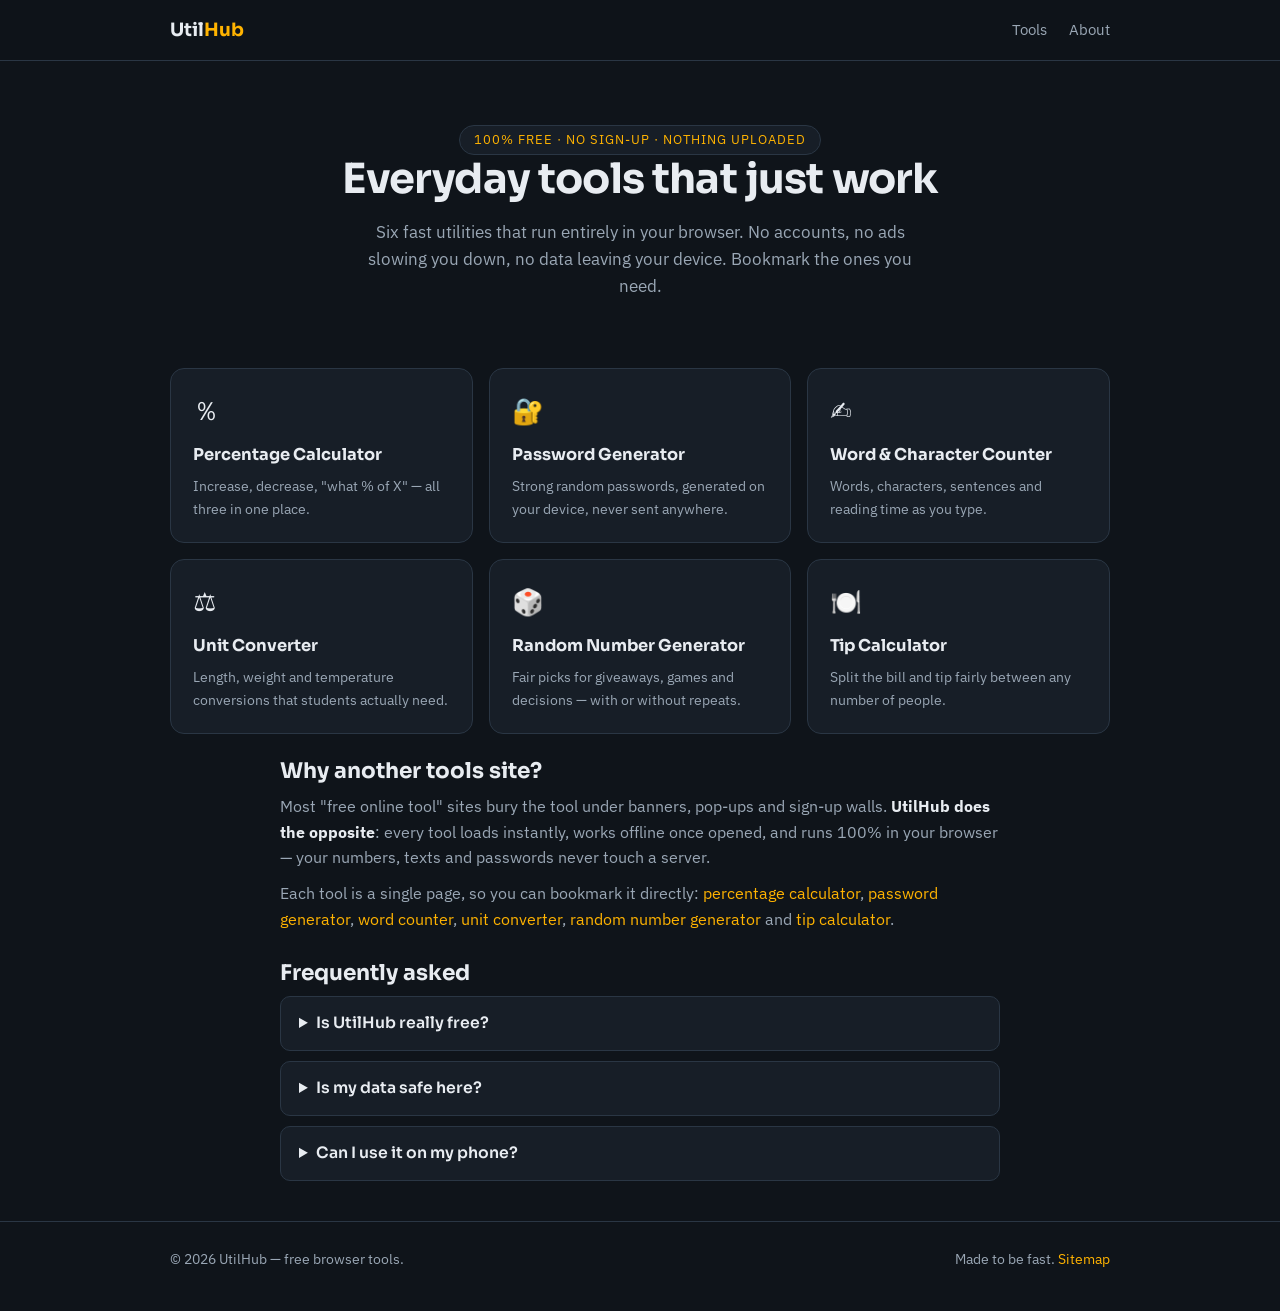
<file: index.html>
<!DOCTYPE html>
<html lang="en">
<head>
<meta charset="UTF-8">
<meta name="viewport" content="width=device-width, initial-scale=1.0">
<title>UtilHub — Free Online Tools You'll Use Every Day</title>
<meta name="description" content="Free, fast, private online tools: percentage calculator, strong password generator, word counter, unit converter, random numbers and tip calculator. No sign-up, works offline in your browser.">
<meta property="og:title" content="UtilHub — Free Online Tools You'll Use Every Day">
<meta property="og:description" content="Six fast, free, private browser tools: percentages, passwords, word counts, units, random numbers and tips.">
<link rel="icon" href="data:image/svg+xml,%3Csvg xmlns='http://www.w3.org/2000/svg' viewBox='0 0 100 100'%3E%3Crect width='100' height='100' rx='22' fill='%23ffb300'/%3E%3Ctext x='50' y='68' font-size='52' text-anchor='middle' font-family='Arial' font-weight='bold' fill='%231a1200'%3EU%3C/text%3E%3C/svg%3E">
<link rel="preconnect" href="https://fonts.googleapis.com">
<link rel="preconnect" href="https://fonts.gstatic.com" crossorigin>
<link href="https://fonts.googleapis.com/css2?family=Sora:wght@600;700&family=IBM+Plex+Sans:wght@400;600&display=swap" rel="stylesheet">
<link rel="stylesheet" href="styles.css">
<link rel="canonical" href="https://zacariasfaray-dev.github.io/farayzin-utilhub/">
</head>
<body>
<header class="site">
  <div class="wrap">
    <a class="logo" href="index.html">Util<span>Hub</span></a>
    <nav class="top">
      <a href="#tools">Tools</a>
      <a href="#about">About</a>
    </nav>
  </div>
</header>

<main>
<section class="hero">
  <span class="pill">100% free · no sign-up · nothing uploaded</span>
  <h1>Everyday tools that just work</h1>
  <p class="sub">Six fast utilities that run entirely in your browser. No accounts, no ads slowing you down, no data leaving your device. Bookmark the ones you need.</p>
</section>

<section id="tools" class="wrap">
  <div class="grid">
    <a class="card reveal" href="percentage-calculator.html"><span class="ico">％</span><strong>Percentage Calculator</strong><p>Increase, decrease, "what % of X" — all three in one place.</p></a>
    <a class="card reveal" href="password-generator.html"><span class="ico">🔐</span><strong>Password Generator</strong><p>Strong random passwords, generated on your device, never sent anywhere.</p></a>
    <a class="card reveal" href="word-counter.html"><span class="ico">✍️</span><strong>Word &amp; Character Counter</strong><p>Words, characters, sentences and reading time as you type.</p></a>
    <a class="card reveal" href="unit-converter.html"><span class="ico">⚖️</span><strong>Unit Converter</strong><p>Length, weight and temperature conversions that students actually need.</p></a>
    <a class="card reveal" href="random-number-generator.html"><span class="ico">🎲</span><strong>Random Number Generator</strong><p>Fair picks for giveaways, games and decisions — with or without repeats.</p></a>
    <a class="card reveal" href="tip-calculator.html"><span class="ico">🍽️</span><strong>Tip Calculator</strong><p>Split the bill and tip fairly between any number of people.</p></a>
  </div>
</section>

<section id="about" class="wrap prose">
  <h2>Why another tools site?</h2>
  <p>Most "free online tool" sites bury the tool under banners, pop-ups and sign-up walls. <strong>UtilHub does the opposite</strong>: every tool loads instantly, works offline once opened, and runs 100% in your browser — your numbers, texts and passwords never touch a server.</p>
  <p>Each tool is a single page, so you can bookmark it directly: <a href="percentage-calculator.html">percentage calculator</a>, <a href="password-generator.html">password generator</a>, <a href="word-counter.html">word counter</a>, <a href="unit-converter.html">unit converter</a>, <a href="random-number-generator.html">random number generator</a> and <a href="tip-calculator.html">tip calculator</a>.</p>
</section>

<section class="wrap faq">
  <h2>Frequently asked</h2>
  <details><summary>Is UtilHub really free?</summary><p>Yes. Every tool on the site is free to use, with no account and no limits.</p></details>
  <details><summary>Is my data safe here?</summary><p>Everything runs locally in your browser. Nothing you type is uploaded, stored or transmitted — you can even disconnect your internet after the page loads and the tools keep working.</p></details>
  <details><summary>Can I use it on my phone?</summary><p>Yes — the site is built mobile-first and every tool works with touch keyboards.</p></details>
</section>
</main>

<footer class="site">
  <div class="wrap">
    <span>© <span id="ano"></span> UtilHub — free browser tools.</span>
    <span>Made to be fast. <a href="sitemap.xml">Sitemap</a></span>
  </div>
</footer>
<script src="script.js"></script>
</body>
</html>
</file>
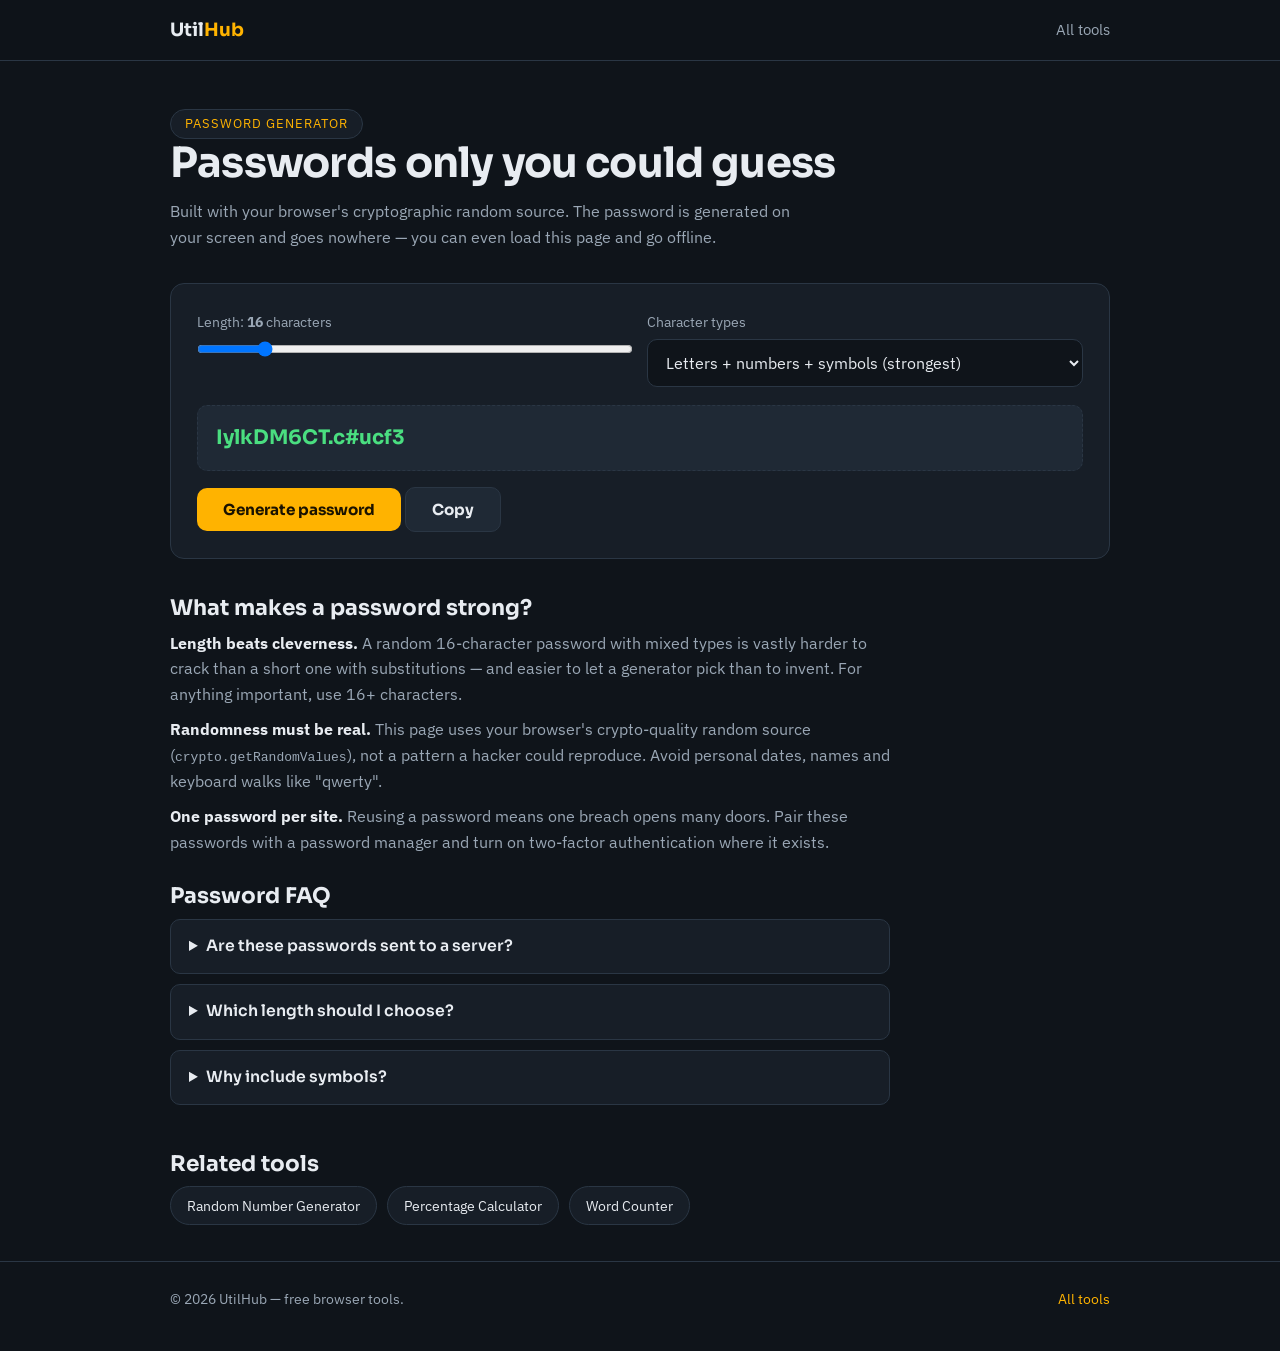
<file: password-generator.html>
<!DOCTYPE html>
<html lang="en">
<head>
<meta charset="UTF-8">
<meta name="viewport" content="width=device-width, initial-scale=1.0">
<title>Password Generator — Strong Random Passwords | UtilHub</title>
<meta name="description" content="Generate strong random passwords in your browser. Choose length, symbols, numbers and case. Nothing is sent or stored — it works even offline.">
<link rel="icon" href="data:image/svg+xml,%3Csvg xmlns='http://www.w3.org/2000/svg' viewBox='0 0 100 100'%3E%3Crect width='100' height='100' rx='22' fill='%23ffb300'/%3E%3Ctext x='50' y='68' font-size='46' text-anchor='middle' font-family='Arial' font-weight='bold' fill='%231a1200'%3E%F0%9F%94%91%3C/text%3E%3C/svg%3E">
<link rel="preconnect" href="https://fonts.googleapis.com">
<link rel="preconnect" href="https://fonts.gstatic.com" crossorigin>
<link href="https://fonts.googleapis.com/css2?family=Sora:wght@600;700&family=IBM+Plex+Sans:wght@400;600&display=swap" rel="stylesheet">
<link rel="stylesheet" href="styles.css">
<link rel="canonical" href="https://zacariasfaray-dev.github.io/farayzin-utilhub/password-generator.html">
</head>
<body>
<header class="site"><div class="wrap"><a class="logo" href="index.html">Util<span>Hub</span></a><nav class="top"><a href="index.html#tools">All tools</a></nav></div></header>

<main class="wrap">
<section class="tool-head">
  <span class="pill">Password Generator</span>
  <h1>Passwords only you could guess</h1>
  <p class="lead">Built with your browser's cryptographic random source. The password is generated on your screen and goes nowhere — you can even load this page and go offline.</p>
</section>

<section class="panel">
  <div class="row2">
    <div>
      <label for="len">Length: <strong id="lenVal">16</strong> characters</label>
      <input id="len" type="range" min="8" max="64" value="16" style="padding:0;border:0;background:none">
    </div>
    <div>
      <label for="sym">Character types</label>
      <select id="sym">
        <option value="full">Letters + numbers + symbols (strongest)</option>
        <option value="alnum">Letters + numbers</option>
        <option value="letters">Letters only</option>
        <option value="digits">Digits only (PIN)</option>
      </select>
    </div>
  </div>
  <div class="result" id="out" aria-live="polite">click generate</div>
  <button class="btn" id="gen">Generate password</button>
  <button class="btn" id="copy" style="background:var(--surface-2);color:var(--text);border:1px solid var(--line)">Copy</button>
</section>

<section class="prose">
  <h2>What makes a password strong?</h2>
  <p><strong>Length beats cleverness.</strong> A random 16-character password with mixed types is vastly harder to crack than a short one with substitutions — and easier to let a generator pick than to invent. For anything important, use 16+ characters.</p>
  <p><strong>Randomness must be real.</strong> This page uses your browser's crypto-quality random source (<code>crypto.getRandomValues</code>), not a pattern a hacker could reproduce. Avoid personal dates, names and keyboard walks like "qwerty".</p>
  <p><strong>One password per site.</strong> Reusing a password means one breach opens many doors. Pair these passwords with a password manager and turn on two-factor authentication where it exists.</p>
</section>

<section class="faq">
  <h2>Password FAQ</h2>
  <details><summary>Are these passwords sent to a server?</summary><p>No. Generation happens entirely in your browser using the Web Crypto API. Nothing is transmitted, logged or stored — you can verify by loading the page and disconnecting from the internet.</p></details>
  <details><summary>Which length should I choose?</summary><p>16 is a solid default for accounts; 20+ for passwords you rarely type, like a Wi-Fi passphrase or encryption key. Longer is always safer when allowed.</p></details>
  <details><summary>Why include symbols?</summary><p>Symbols expand the character space, which multiplies the number of possible passwords an attacker must try. Use them whenever a site accepts them.</p></details>
</section>

<section class="related">
  <h2>Related tools</h2>
  <ul>
    <li><a href="random-number-generator.html">Random Number Generator</a></li>
    <li><a href="percentage-calculator.html">Percentage Calculator</a></li>
    <li><a href="word-counter.html">Word Counter</a></li>
  </ul>
</section>
</main>

<footer class="site"><div class="wrap"><span>© <span id="ano"></span> UtilHub — free browser tools.</span><span><a href="index.html">All tools</a></span></div></footer>
<script src="script.js"></script>
<script>
(function () {
  var SETS = {
    full: "abcdefghijklmnopqrstuvwxyzABCDEFGHIJKLMNOPQRSTUVWXYZ0123456789!@#$%^&*()-_=+[]{};:,.?",
    alnum: "abcdefghijklmnopqrstuvwxyzABCDEFGHIJKLMNOPQRSTUVWXYZ0123456789",
    letters: "abcdefghijklmnopqrstuvwxyzABCDEFGHIJKLMNOPQRSTUVWXYZ",
    digits: "0123456789"
  };
  var len = document.getElementById("len"), lenVal = document.getElementById("lenVal"),
      sym = document.getElementById("sym"), out = document.getElementById("out");
  len.addEventListener("input", function () { lenVal.textContent = len.value; });
  function generate() {
    var set = SETS[sym.value], n = +len.value, s = "";
    var buf = new Uint32Array(n);
    crypto.getRandomValues(buf);
    for (var i = 0; i < n; i++) s += set[buf[i] % set.length];
    out.textContent = s;
  }
  document.getElementById("gen").addEventListener("click", generate);
  document.getElementById("copy").addEventListener("click", function () {
    if (out.textContent && out.textContent !== "click generate") {
      var self = this;
      navigator.clipboard.writeText(out.textContent).then(function () {
        self.textContent = "Copied!";
        setTimeout(function () { self.textContent = "Copy"; }, 1500);
      });
    }
  });
  generate();
})();
</script>
</body>
</html>
</file>
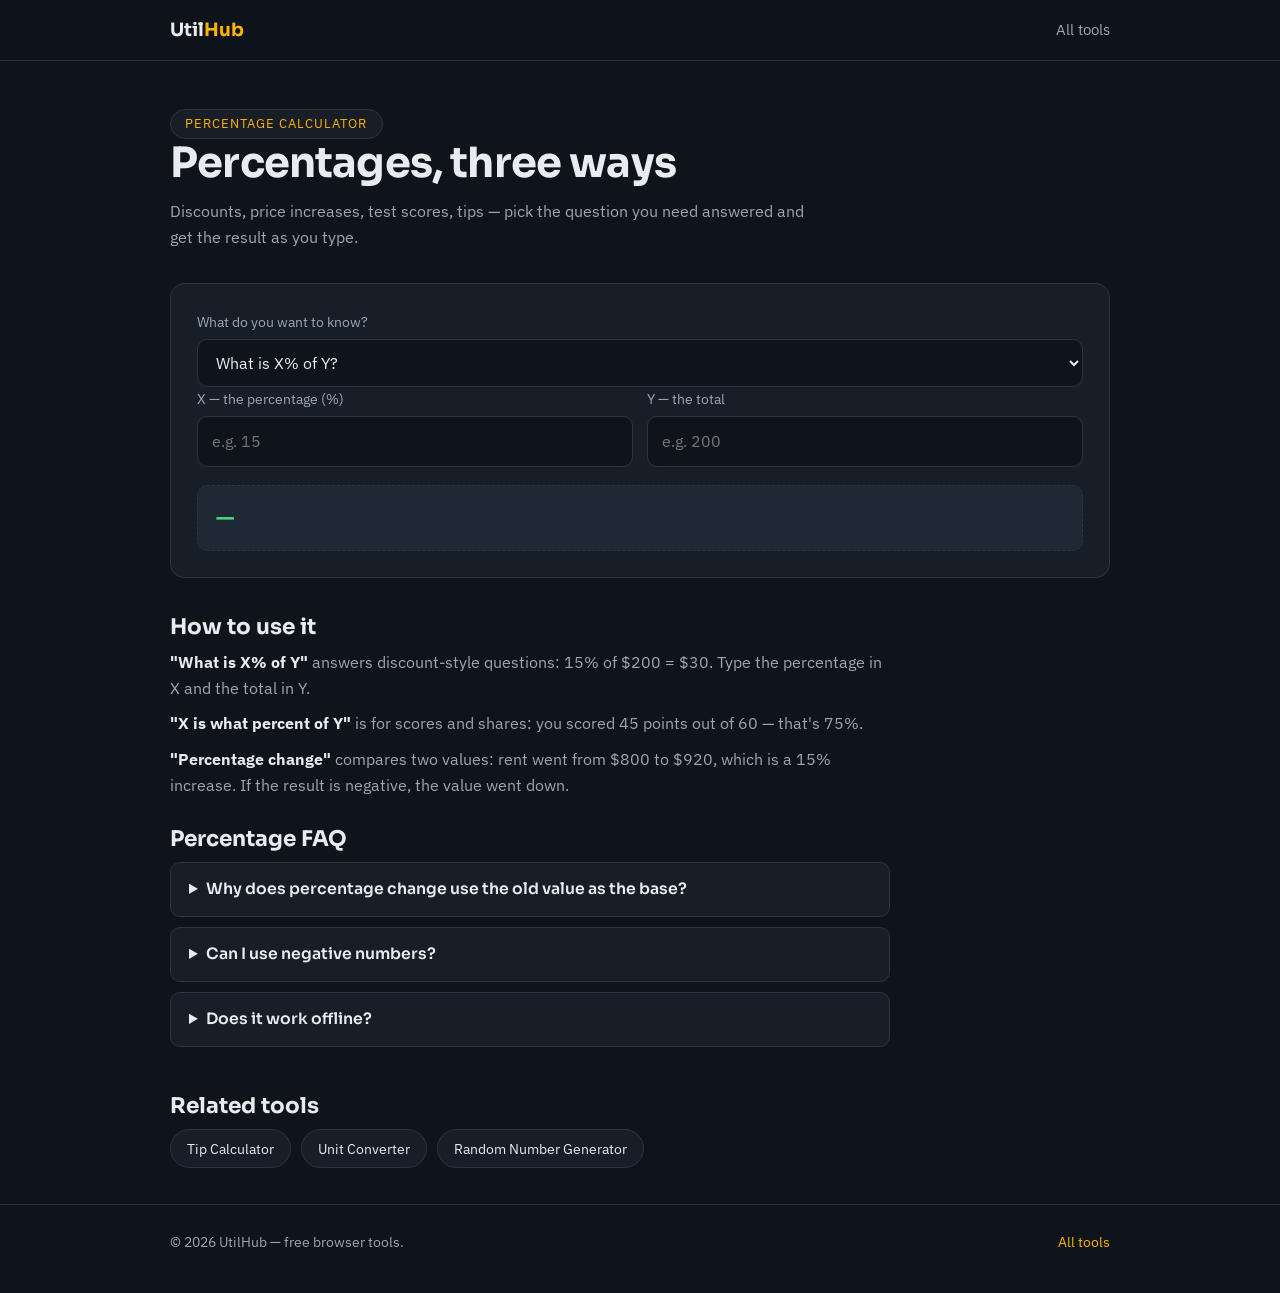
<file: percentage-calculator.html>
<!DOCTYPE html>
<html lang="en">
<head>
<meta charset="UTF-8">
<meta name="viewport" content="width=device-width, initial-scale=1.0">
<title>Percentage Calculator — Increase, Decrease &amp; "What % Of" | UtilHub</title>
<meta name="description" content="Free percentage calculator: find X% of a number, what percent X is of Y, and percentage increase or decrease between two numbers. Instant, private, no sign-up.">
<link rel="icon" href="data:image/svg+xml,%3Csvg xmlns='http://www.w3.org/2000/svg' viewBox='0 0 100 100'%3E%3Crect width='100' height='100' rx='22' fill='%23ffb300'/%3E%3Ctext x='50' y='68' font-size='52' text-anchor='middle' font-family='Arial' font-weight='bold' fill='%231a1200'%3E%25%3C/text%3E%3C/svg%3E">
<link rel="preconnect" href="https://fonts.googleapis.com">
<link rel="preconnect" href="https://fonts.gstatic.com" crossorigin>
<link href="https://fonts.googleapis.com/css2?family=Sora:wght@600;700&family=IBM+Plex+Sans:wght@400;600&display=swap" rel="stylesheet">
<link rel="stylesheet" href="styles.css">
<link rel="canonical" href="https://zacariasfaray-dev.github.io/farayzin-utilhub/percentage-calculator.html">
</head>
<body>
<header class="site"><div class="wrap"><a class="logo" href="index.html">Util<span>Hub</span></a><nav class="top"><a href="index.html#tools">All tools</a></nav></div></header>

<main class="wrap">
<section class="tool-head">
  <span class="pill">Percentage Calculator</span>
  <h1>Percentages, three ways</h1>
  <p class="lead">Discounts, price increases, test scores, tips — pick the question you need answered and get the result as you type.</p>
</section>

<section class="panel">
  <label for="mode">What do you want to know?</label>
  <select id="mode">
    <option value="of">What is X% of Y?</option>
    <option value="iswhat">X is what percent of Y?</option>
    <option value="change">Percentage change from X to Y</option>
  </select>
  <div class="row2">
    <div><label for="a" id="lblA">X (% value)</label><input id="a" type="number" inputmode="decimal" placeholder="e.g. 15"></div>
    <div><label for="b" id="lblB">Y (the number)</label><input id="b" type="number" inputmode="decimal" placeholder="e.g. 200"></div>
  </div>
  <div class="result" id="out" aria-live="polite">—</div>
</section>

<section class="prose">
  <h2>How to use it</h2>
  <p><strong>"What is X% of Y"</strong> answers discount-style questions: 15% of $200 = $30. Type the percentage in X and the total in Y.</p>
  <p><strong>"X is what percent of Y"</strong> is for scores and shares: you scored 45 points out of 60 — that's 75%.</p>
  <p><strong>"Percentage change"</strong> compares two values: rent went from $800 to $920, which is a 15% increase. If the result is negative, the value went down.</p>
</section>

<section class="faq">
  <h2>Percentage FAQ</h2>
  <details><summary>Why does percentage change use the old value as the base?</summary><p>Because change is always relative to where you started. Going from 800 to 920 is +120 on a base of 800 (15%), not on 920 (13%) — using the starting value keeps increases and decreases symmetric.</p></details>
  <details><summary>Can I use negative numbers?</summary><p>Yes. A negative in the change mode means the value dropped; a negative percentage in "what is X% of Y" gives a negative result, which is usually not what you want — double-check the sign.</p></details>
  <details><summary>Does it work offline?</summary><p>Yes. Once the page has loaded, the calculation happens entirely on your device.</p></details>
</section>

<section class="related">
  <h2>Related tools</h2>
  <ul>
    <li><a href="tip-calculator.html">Tip Calculator</a></li>
    <li><a href="unit-converter.html">Unit Converter</a></li>
    <li><a href="random-number-generator.html">Random Number Generator</a></li>
  </ul>
</section>
</main>

<footer class="site"><div class="wrap"><span>© <span id="ano"></span> UtilHub — free browser tools.</span><span><a href="index.html">All tools</a></span></div></footer>
<script src="script.js"></script>
<script>
(function () {
  var mode = document.getElementById("mode"),
      a = document.getElementById("a"), b = document.getElementById("b"),
      la = document.getElementById("lblA"), lb = document.getElementById("lblB"),
      out = document.getElementById("out");
  function labels() {
    var m = mode.value;
    if (m === "of") { la.textContent = "X — the percentage (%)"; lb.textContent = "Y — the total"; }
    else if (m === "iswhat") { la.textContent = "X — the part"; lb.textContent = "Y — the total"; }
    else { la.textContent = "X — old value"; lb.textContent = "Y — new value"; }
  }
  function calc() {
    var x = parseFloat(a.value), y = parseFloat(b.value);
    if (isNaN(x) || isNaN(y)) { out.textContent = "—"; return; }
    if (mode.value === "of") out.textContent = (x / 100 * y).toLocaleString("en-US", { maximumFractionDigits: 4 });
    else if (mode.value === "iswhat") out.textContent = y === 0 ? "cannot divide by 0" : (x / y * 100).toLocaleString("en-US", { maximumFractionDigits: 2 }) + "%";
    else out.textContent = x === 0 ? "old value cannot be 0" : ((y - x) / Math.abs(x) * 100).toLocaleString("en-US", { maximumFractionDigits: 2 }) + "%";
  }
  mode.addEventListener("change", function () { labels(); calc(); });
  [a, b].forEach(function (el) { el.addEventListener("input", calc); });
  labels();
})();
</script>
</body>
</html>
</file>
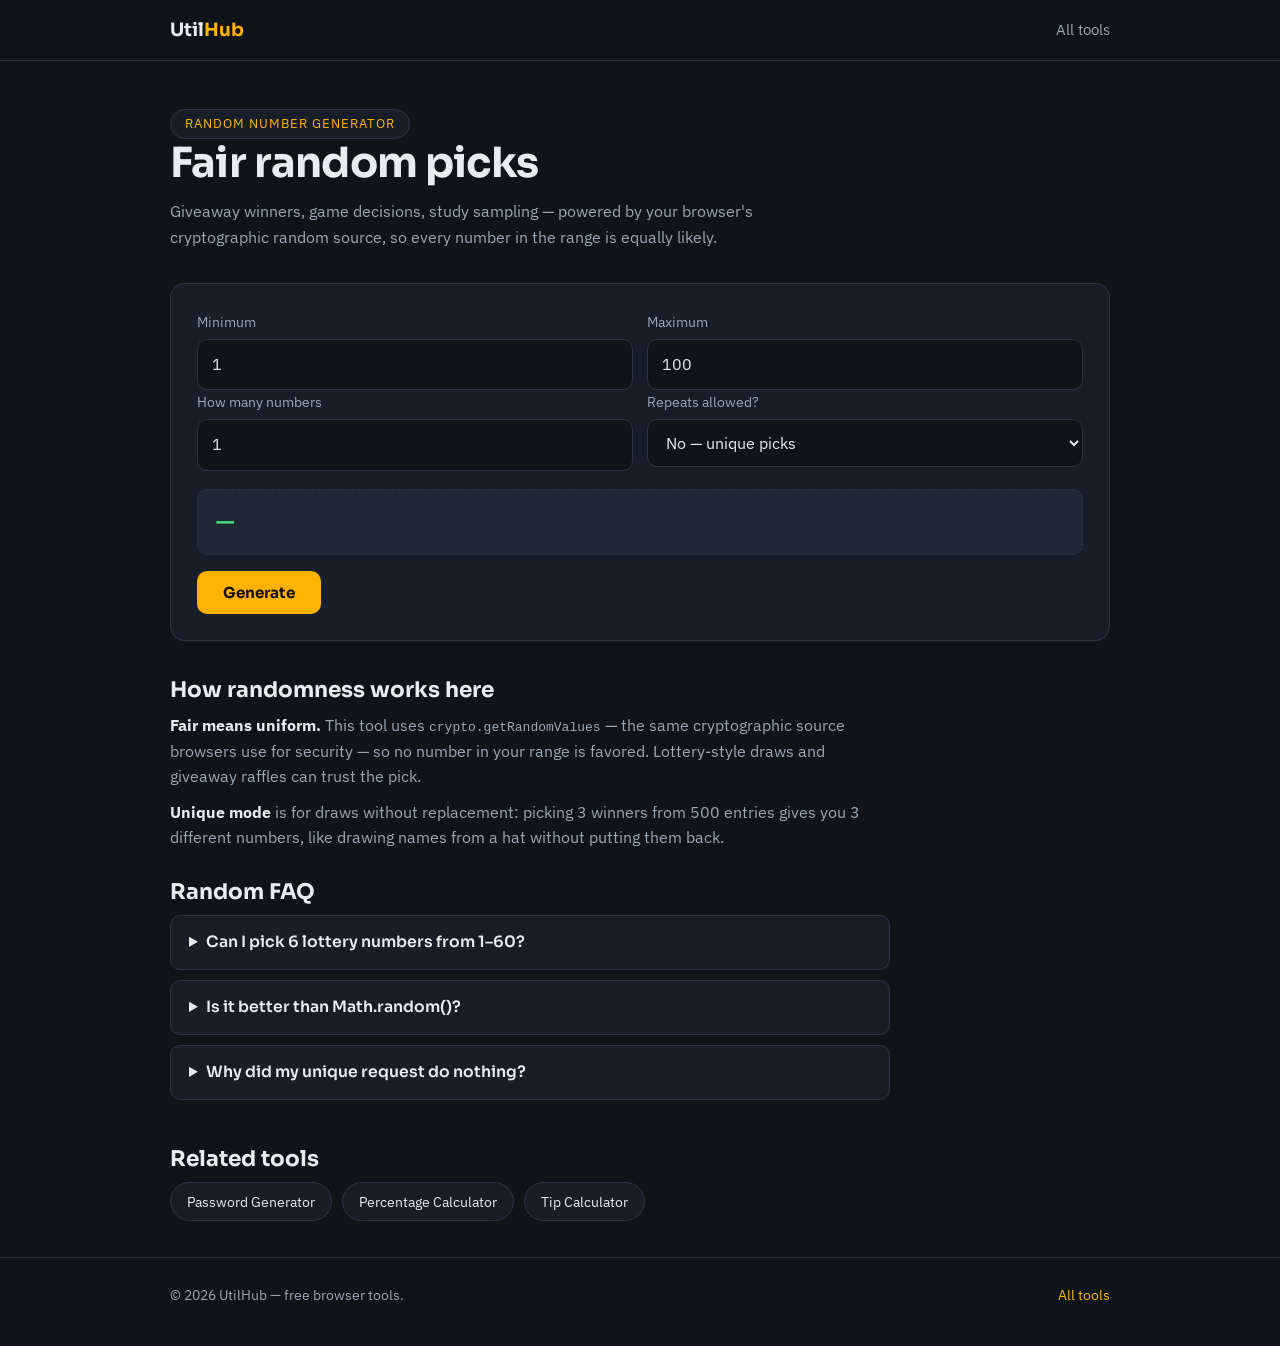
<file: random-number-generator.html>
<!DOCTYPE html>
<html lang="en">
<head>
<meta charset="UTF-8">
<meta name="viewport" content="width=device-width, initial-scale=1.0">
<title>Random Number Generator — Fair Picks For Giveaways &amp; Games | UtilHub</title>
<meta name="description" content="Generate random numbers in any range — one or many, with or without repeats. Cryptographically fair picks for giveaways, games and classroom use.">
<link rel="icon" href="data:image/svg+xml,%3Csvg xmlns='http://www.w3.org/2000/svg' viewBox='0 0 100 100'%3E%3Crect width='100' height='100' rx='22' fill='%23ffb300'/%3E%3Ctext x='50' y='66' font-size='50' text-anchor='middle' font-family='Arial' font-weight='bold' fill='%231a1200'%3E%F0%9F%8E%B2%3C/text%3E%3C/svg%3E">
<link rel="preconnect" href="https://fonts.googleapis.com">
<link rel="preconnect" href="https://fonts.gstatic.com" crossorigin>
<link href="https://fonts.googleapis.com/css2?family=Sora:wght@600;700&family=IBM+Plex+Sans:wght@400;600&display=swap" rel="stylesheet">
<link rel="stylesheet" href="styles.css">
<link rel="canonical" href="https://zacariasfaray-dev.github.io/farayzin-utilhub/random-number-generator.html">
</head>
<body>
<header class="site"><div class="wrap"><a class="logo" href="index.html">Util<span>Hub</span></a><nav class="top"><a href="index.html#tools">All tools</a></nav></div></header>

<main class="wrap">
<section class="tool-head">
  <span class="pill">Random Number Generator</span>
  <h1>Fair random picks</h1>
  <p class="lead">Giveaway winners, game decisions, study sampling — powered by your browser's cryptographic random source, so every number in the range is equally likely.</p>
</section>

<section class="panel">
  <div class="row2">
    <div><label for="min">Minimum</label><input id="min" type="number" value="1"></div>
    <div><label for="max">Maximum</label><input id="max" type="number" value="100"></div>
  </div>
  <div class="row2">
    <div><label for="qty">How many numbers</label><input id="qty" type="number" value="1" min="1" max="1000"></div>
    <div><label for="uniq">Repeats allowed?</label><select id="uniq"><option value="no">No — unique picks</option><option value="yes">Yes</option></select></div>
  </div>
  <div class="result" id="out" aria-live="polite">—</div>
  <button class="btn" id="go">Generate</button>
</section>

<section class="prose">
  <h2>How randomness works here</h2>
  <p><strong>Fair means uniform.</strong> This tool uses <code>crypto.getRandomValues</code> — the same cryptographic source browsers use for security — so no number in your range is favored. Lottery-style draws and giveaway raffles can trust the pick.</p>
  <p><strong>Unique mode</strong> is for draws without replacement: picking 3 winners from 500 entries gives you 3 different numbers, like drawing names from a hat without putting them back.</p>
</section>

<section class="faq">
  <h2>Random FAQ</h2>
  <details><summary>Can I pick 6 lottery numbers from 1–60?</summary><p>Yes — set minimum 1, maximum 60, quantity 6, and "unique picks" on. Note that official lottery entries still need a real ticket; this is for games, simulations and classroom stats.</p></details>
  <details><summary>Is it better than Math.random()?</summary><p>Math.random is fine for casual use but its quality isn't guaranteed. The cryptographic source used here has no known bias, which matters when the pick must be defensible.</p></details>
  <details><summary>Why did my unique request do nothing?</summary><p>Unique mode needs enough room: you can't draw 10 unique numbers from a range of 5. Widen the range or reduce the quantity.</p></details>
</section>

<section class="related">
  <h2>Related tools</h2>
  <ul>
    <li><a href="password-generator.html">Password Generator</a></li>
    <li><a href="percentage-calculator.html">Percentage Calculator</a></li>
    <li><a href="tip-calculator.html">Tip Calculator</a></li>
  </ul>
</section>
</main>

<footer class="site"><div class="wrap"><span>© <span id="ano"></span> UtilHub — free browser tools.</span><span><a href="index.html">All tools</a></span></div></footer>
<script src="script.js"></script>
<script>
(function () {
  var min = document.getElementById("min"), max = document.getElementById("max"),
      qty = document.getElementById("qty"), uniq = document.getElementById("uniq"),
      out = document.getElementById("out");
  function rand(n) { var b = new Uint32Array(1); crypto.getRandomValues(b); return b[0] % n; }
  document.getElementById("go").addEventListener("click", function () {
    var lo = Math.ceil(+min.value), hi = Math.floor(+max.value), q = Math.max(1, Math.floor(+qty.value) || 1);
    if (isNaN(lo) || isNaN(hi) || hi < lo) { out.textContent = "check min and max"; return; }
    var span = hi - lo + 1, picks = [];
    if (uniq.value === "yes") {
      if (q > span) { out.textContent = "need " + q + " unique picks but the range has only " + span; return; }
      var seen = {};
      while (picks.length < q) { var v = lo + rand(span); if (!seen[v]) { seen[v] = 1; picks.push(v); } }
    } else {
      for (var i = 0; i < q; i++) picks.push(lo + rand(span));
    }
    out.textContent = picks.join(" · ");
  });
})();
</script>
</body>
</html>
</file>
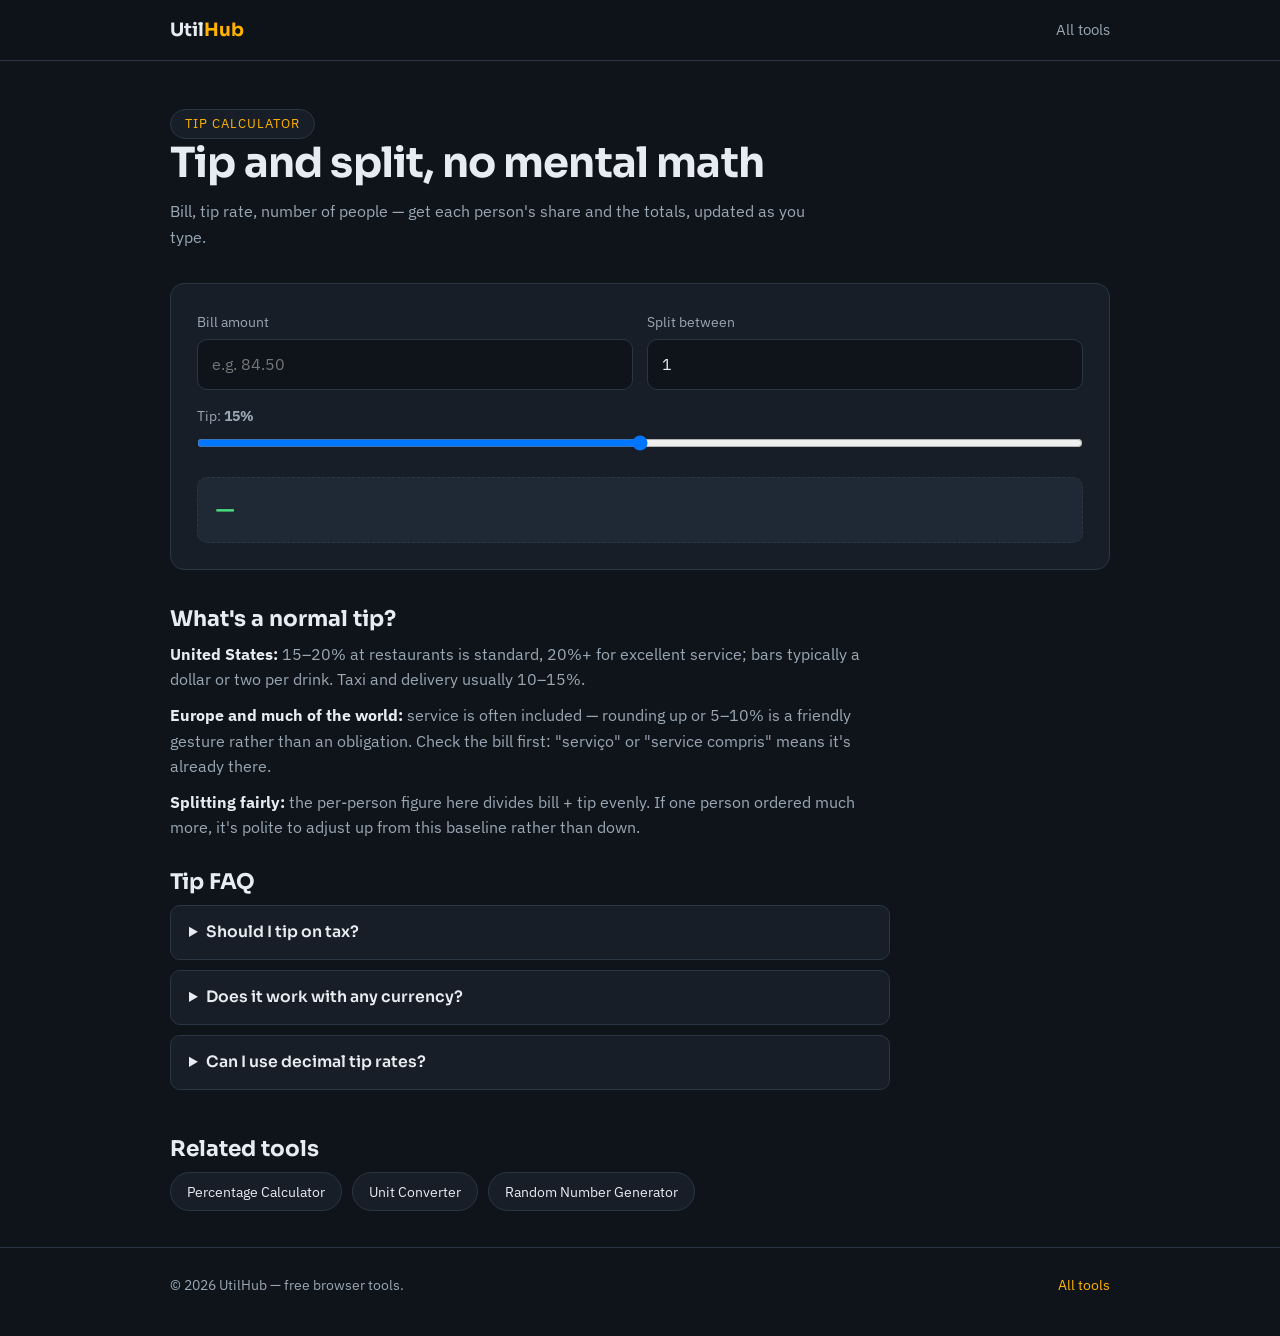
<file: tip-calculator.html>
<!DOCTYPE html>
<html lang="en">
<head>
<meta charset="UTF-8">
<meta name="viewport" content="width=device-width, initial-scale=1.0">
<title>Tip Calculator — Split Bills &amp; Tips Fairly | UtilHub</title>
<meta name="description" content="Calculate tip and split the bill between any number of people. Choose 10%, 15%, 20% or a custom rate. Instant, free, no sign-up.">
<link rel="icon" href="data:image/svg+xml,%3Csvg xmlns='http://www.w3.org/2000/svg' viewBox='0 0 100 100'%3E%3Crect width='100' height='100' rx='22' fill='%23ffb300'/%3E%3Ctext x='50' y='68' font-size='46' text-anchor='middle' font-family='Arial' font-weight='bold' fill='%231a1200'%3E%F0%9F%8D%BD%3C/text%3E%3C/svg%3E">
<link rel="preconnect" href="https://fonts.googleapis.com">
<link rel="preconnect" href="https://fonts.gstatic.com" crossorigin>
<link href="https://fonts.googleapis.com/css2?family=Sora:wght@600;700&family=IBM+Plex+Sans:wght@400;600&display=swap" rel="stylesheet">
<link rel="stylesheet" href="styles.css">
<link rel="canonical" href="https://zacariasfaray-dev.github.io/farayzin-utilhub/tip-calculator.html">
</head>
<body>
<header class="site"><div class="wrap"><a class="logo" href="index.html">Util<span>Hub</span></a><nav class="top"><a href="index.html#tools">All tools</a></nav></div></header>

<main class="wrap">
<section class="tool-head">
  <span class="pill">Tip Calculator</span>
  <h1>Tip and split, no mental math</h1>
  <p class="lead">Bill, tip rate, number of people — get each person's share and the totals, updated as you type.</p>
</section>

<section class="panel">
  <div class="row2">
    <div><label for="bill">Bill amount</label><input id="bill" type="number" inputmode="decimal" placeholder="e.g. 84.50" min="0"></div>
    <div><label for="people">Split between</label><input id="people" type="number" value="1" min="1" max="100"></div>
  </div>
  <label for="tip">Tip: <strong id="tipVal">15%</strong></label>
  <input id="tip" type="range" min="0" max="30" step="1" value="15" style="padding:0;border:0;background:none">
  <div class="result" id="out" aria-live="polite">—</div>
</section>

<section class="prose">
  <h2>What's a normal tip?</h2>
  <p><strong>United States:</strong> 15–20% at restaurants is standard, 20%+ for excellent service; bars typically a dollar or two per drink. Taxi and delivery usually 10–15%.</p>
  <p><strong>Europe and much of the world:</strong> service is often included — rounding up or 5–10% is a friendly gesture rather than an obligation. Check the bill first: "serviço" or "service compris" means it's already there.</p>
  <p><strong>Splitting fairly:</strong> the per-person figure here divides bill + tip evenly. If one person ordered much more, it's polite to adjust up from this baseline rather than down.</p>
</section>

<section class="faq">
  <h2>Tip FAQ</h2>
  <details><summary>Should I tip on tax?</summary><p>Custom in the US is to tip on the pre-tax total, though many people simply tip on the final number for convenience — a slightly generous habit, never an offensive one.</p></details>
  <details><summary>Does it work with any currency?</summary><p>Yes — the calculator is currency-agnostic. Type the amount in your local money and read the result in the same unit.</p></details>
  <details><summary>Can I use decimal tip rates?</summary><p>Yes, the slider moves in 1% steps, but this page accepts any custom rate by editing the number — precision welcome.</p></details>
</section>

<section class="related">
  <h2>Related tools</h2>
  <ul>
    <li><a href="percentage-calculator.html">Percentage Calculator</a></li>
    <li><a href="unit-converter.html">Unit Converter</a></li>
    <li><a href="random-number-generator.html">Random Number Generator</a></li>
  </ul>
</section>
</main>

<footer class="site"><div class="wrap"><span>© <span id="ano"></span> UtilHub — free browser tools.</span><span><a href="index.html">All tools</a></span></div></footer>
<script src="script.js"></script>
<script>
(function () {
  var bill = document.getElementById("bill"), people = document.getElementById("people"),
      tip = document.getElementById("tip"), tipVal = document.getElementById("tipVal"),
      out = document.getElementById("out");
  function fmt(n) { return n.toLocaleString("en-US", { minimumFractionDigits: 2, maximumFractionDigits: 2 }); }
  function calc() {
    tipVal.textContent = tip.value + "%";
    var b = parseFloat(bill.value), p = Math.max(1, Math.floor(+people.value) || 1), t = +tip.value;
    if (isNaN(b) || b < 0) { out.textContent = "—"; return; }
    var tipAmt = b * t / 100, total = b + tipAmt;
    var s = "Tip " + fmt(tipAmt) + " · Total " + fmt(total);
    if (p > 1) s += " · " + fmt(total / p) + " each (" + p + " people)";
    out.textContent = s;
  }
  [bill, people].forEach(function (el) { el.addEventListener("input", calc); });
  tip.addEventListener("input", calc);
  calc();
})();
</script>
</body>
</html>
</file>
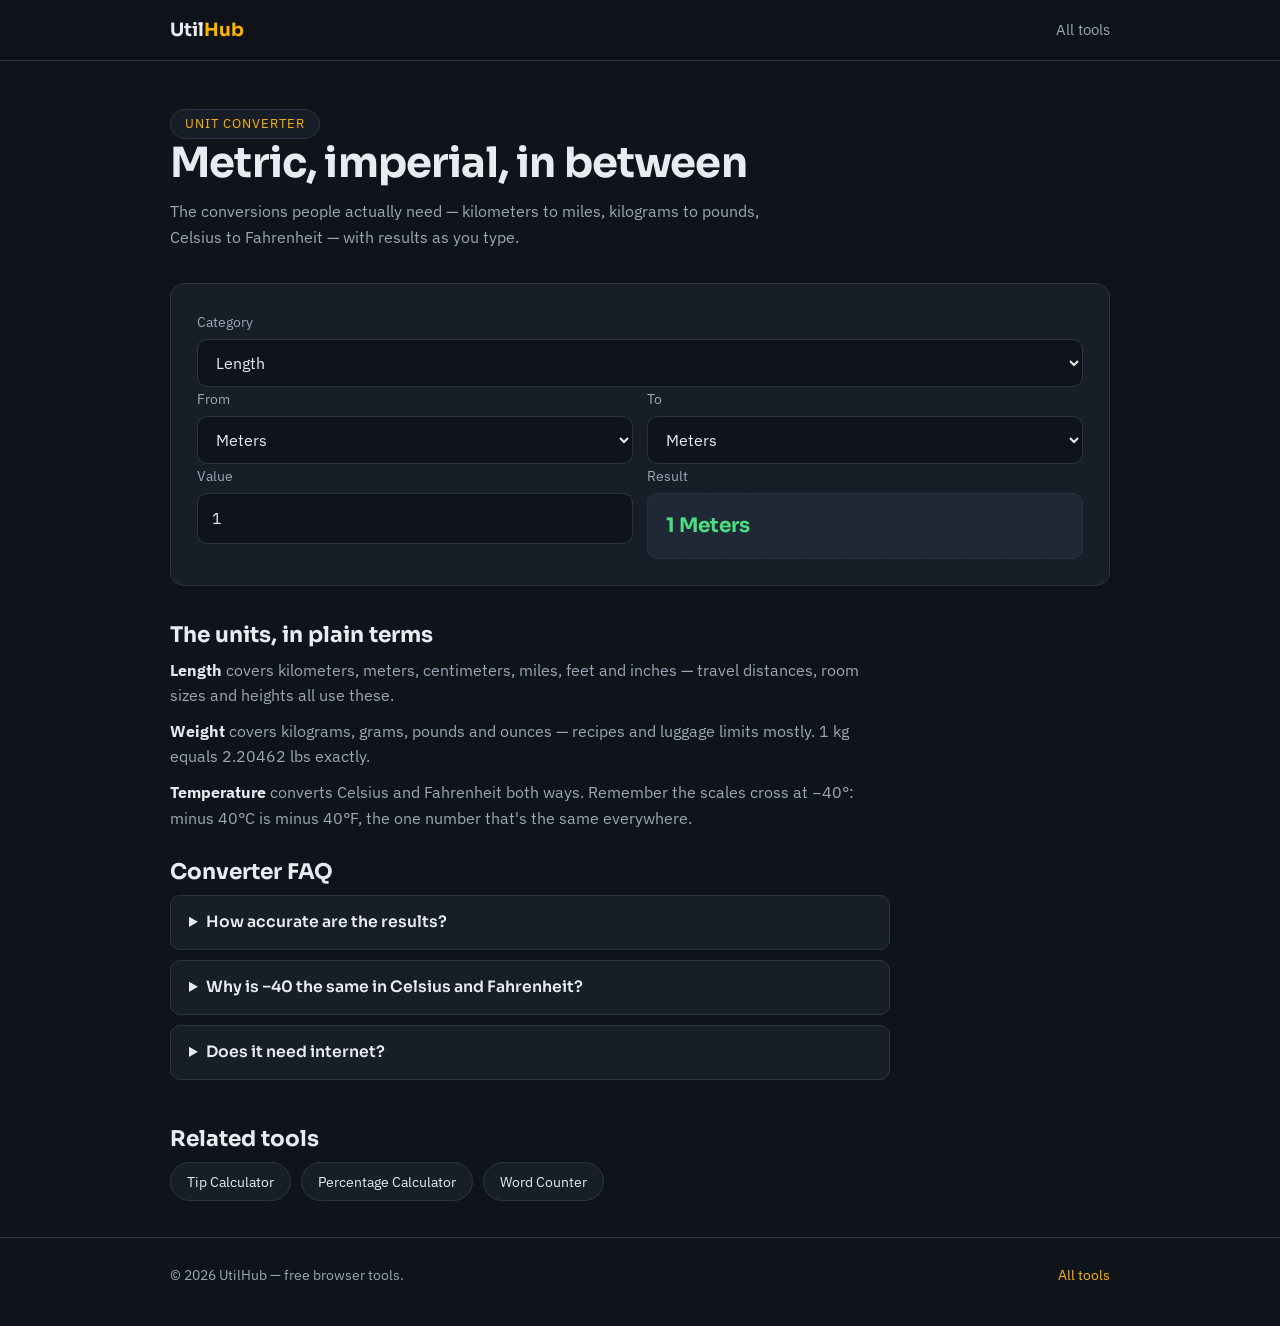
<file: unit-converter.html>
<!DOCTYPE html>
<html lang="en">
<head>
<meta charset="UTF-8">
<meta name="viewport" content="width=device-width, initial-scale=1.0">
<title>Unit Converter — Length, Weight &amp; Temperature | UtilHub</title>
<meta name="description" content="Convert length (km, miles, meters, feet), weight (kg, lbs, grams, ounces) and temperature (°C, °F) instantly. Free, accurate, works offline.">
<link rel="icon" href="data:image/svg+xml,%3Csvg xmlns='http://www.w3.org/2000/svg' viewBox='0 0 100 100'%3E%3Crect width='100' height='100' rx='22' fill='%23ffb300'/%3E%3Ctext x='50' y='68' font-size='48' text-anchor='middle' font-family='Arial' font-weight='bold' fill='%231a1200'%3E%E2%87%84%3C/text%3E%3C/svg%3E">
<link rel="preconnect" href="https://fonts.googleapis.com">
<link rel="preconnect" href="https://fonts.gstatic.com" crossorigin>
<link href="https://fonts.googleapis.com/css2?family=Sora:wght@600;700&family=IBM+Plex+Sans:wght@400;600&display=swap" rel="stylesheet">
<link rel="stylesheet" href="styles.css">
<link rel="canonical" href="https://zacariasfaray-dev.github.io/farayzin-utilhub/unit-converter.html">
</head>
<body>
<header class="site"><div class="wrap"><a class="logo" href="index.html">Util<span>Hub</span></a><nav class="top"><a href="index.html#tools">All tools</a></nav></div></header>

<main class="wrap">
<section class="tool-head">
  <span class="pill">Unit Converter</span>
  <h1>Metric, imperial, in between</h1>
  <p class="lead">The conversions people actually need — kilometers to miles, kilograms to pounds, Celsius to Fahrenheit — with results as you type.</p>
</section>

<section class="panel">
  <label for="cat">Category</label>
  <select id="cat">
    <option value="length">Length</option>
    <option value="weight">Weight</option>
    <option value="temp">Temperature</option>
  </select>
  <div class="row2">
    <div><label for="from">From</label><select id="from"></select></div>
    <div><label for="to">To</label><select id="to"></select></div>
  </div>
  <div class="row2">
    <div><label for="val">Value</label><input id="val" type="number" inputmode="decimal" value="1"></div>
    <div><label>Result</label><div class="result" id="out" style="margin-top:0" aria-live="polite">—</div></div>
  </div>
</section>

<section class="prose">
  <h2>The units, in plain terms</h2>
  <p><strong>Length</strong> covers kilometers, meters, centimeters, miles, feet and inches — travel distances, room sizes and heights all use these.</p>
  <p><strong>Weight</strong> covers kilograms, grams, pounds and ounces — recipes and luggage limits mostly. 1 kg equals 2.20462 lbs exactly.</p>
  <p><strong>Temperature</strong> converts Celsius and Fahrenheit both ways. Remember the scales cross at −40°: minus 40°C is minus 40°F, the one number that's the same everywhere.</p>
</section>

<section class="faq">
  <h2>Converter FAQ</h2>
  <details><summary>How accurate are the results?</summary><p>Factors are exact by definition where possible (1 inch = 25.4 mm, 1 lb = 0.45359237 kg) and results show up to 6 significant digits — far beyond daily-life needs.</p></details>
  <details><summary>Why is −40 the same in Celsius and Fahrenheit?</summary><p>Because the two scales use different zero points and step sizes; −40 is where their lines cross. Below that, Fahrenheit reads colder; above, Celsius eventually catches up at the crossing point only.</p></details>
  <details><summary>Does it need internet?</summary><p>No — after the page loads, all conversion math runs locally on your device.</p></details>
</section>

<section class="related">
  <h2>Related tools</h2>
  <ul>
    <li><a href="tip-calculator.html">Tip Calculator</a></li>
    <li><a href="percentage-calculator.html">Percentage Calculator</a></li>
    <li><a href="word-counter.html">Word Counter</a></li>
  </ul>
</section>
</main>

<footer class="site"><div class="wrap"><span>© <span id="ano"></span> UtilHub — free browser tools.</span><span><a href="index.html">All tools</a></span></div></footer>
<script src="script.js"></script>
<script>
(function () {
  var U = {
    length: { m: ["Meters", 1], km: ["Kilometers", 1000], cm: ["Centimeters", 0.01], mi: ["Miles", 1609.344], ft: ["Feet", 0.3048], "in": ["Inches", 0.0254] },
    weight: { kg: ["Kilograms", 1], g: ["Grams", 0.001], lb: ["Pounds", 0.45359237], oz: ["Ounces", 0.028349523125] },
    temp: { c: ["Celsius (°C)", 1], f: ["Fahrenheit (°F)", 1] }
  };
  var cat = document.getElementById("cat"), from = document.getElementById("from"),
      to = document.getElementById("to"), val = document.getElementById("val"),
      out = document.getElementById("out");
  function fill(sel, skip) {
    sel.innerHTML = "";
    Object.keys(U[cat.value]).forEach(function (k) {
      var o = document.createElement("option");
      o.value = k; o.textContent = U[cat.value][k][0];
      sel.appendChild(o);
    });
  }
  function toC(v, u) { return u === "c" ? v : (v - 32) * 5 / 9; }
  function fromC(v, u) { return u === "c" ? v : v * 9 / 5 + 32; }
  function calc() {
    var x = parseFloat(val.value);
    if (isNaN(x)) { out.textContent = "—"; return; }
    var r;
    if (cat.value === "temp") {
      r = fromC(toC(x, from.value), to.value);
      r = r.toLocaleString("en-US", { maximumFractionDigits: 2 });
    } else {
      r = x * U[cat.value][from.value][1] / U[cat.value][to.value][1];
      r = r.toLocaleString("en-US", { maximumSignificantDigits: 6 });
    }
    out.textContent = r + " " + U[cat.value][to.value][0];
  }
  cat.addEventListener("change", function () { fill(from); fill(to); calc(); });
  [from, to].forEach(function (s) { s.addEventListener("change", calc); });
  val.addEventListener("input", calc);
  fill(from); fill(to); calc();
})();
</script>
</body>
</html>
</file>
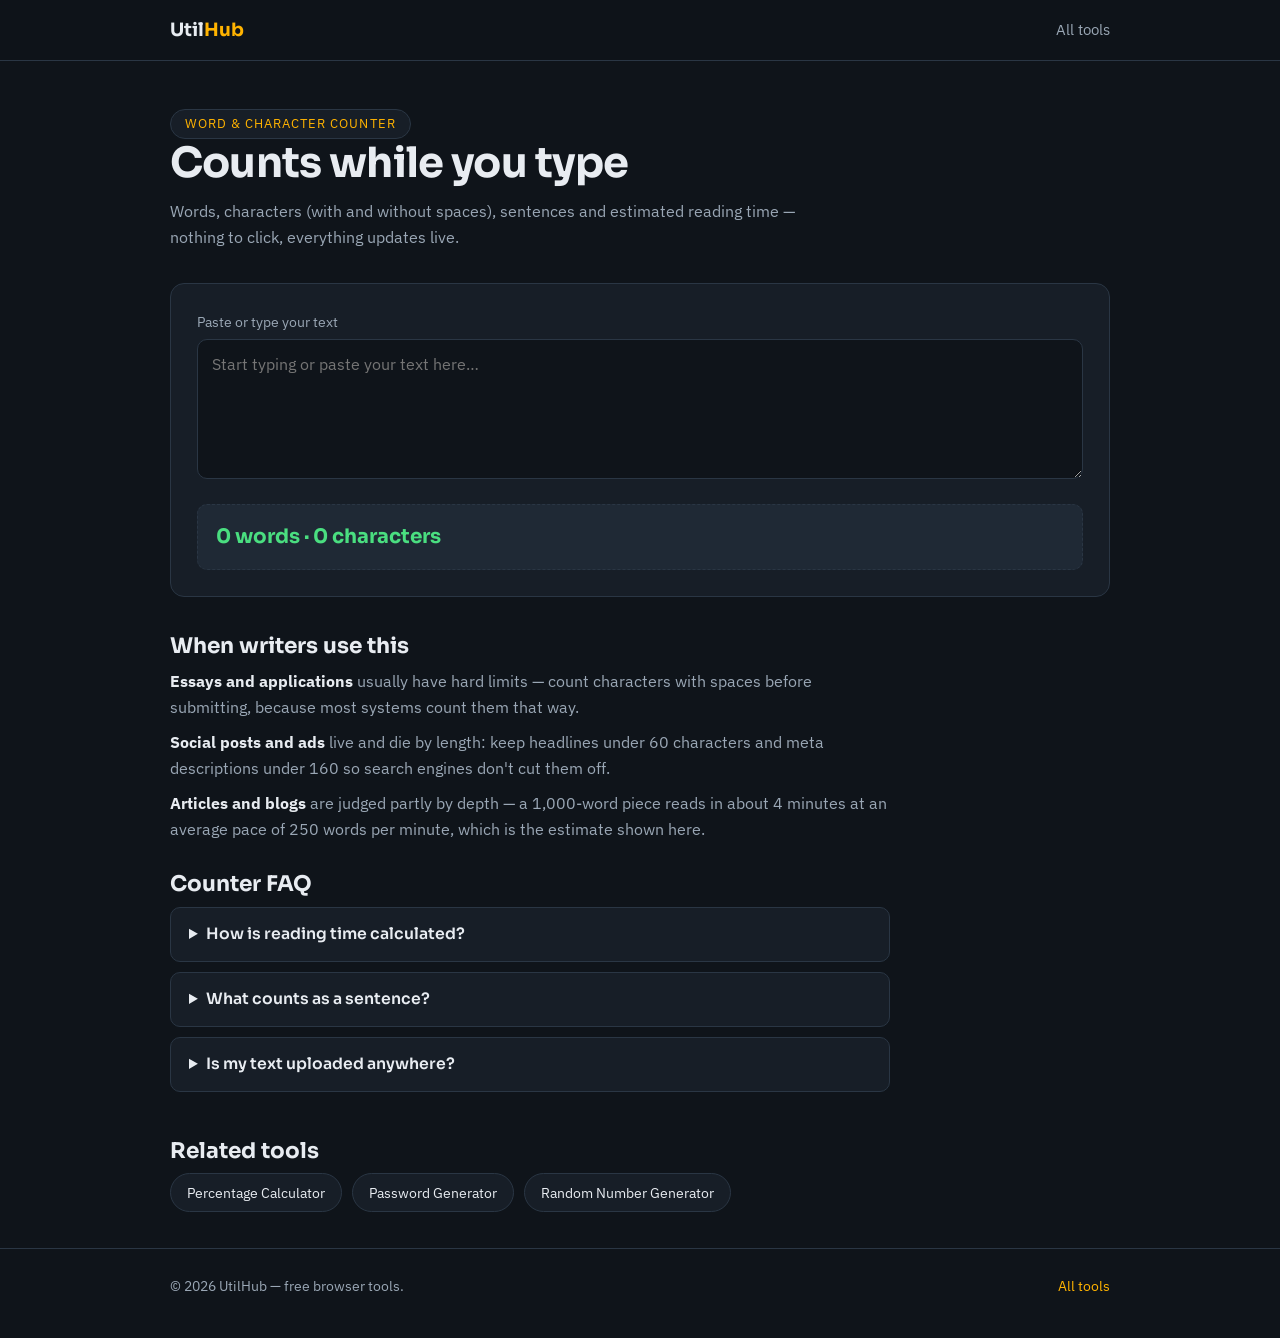
<file: word-counter.html>
<!DOCTYPE html>
<html lang="en">
<head>
<meta charset="UTF-8">
<meta name="viewport" content="width=device-width, initial-scale=1.0">
<title>Word &amp; Character Counter — Live Counts As You Type | UtilHub</title>
<meta name="description" content="Count words, characters, sentences and reading time as you type. Perfect for essays, tweets, ads and articles. Free, private, no sign-up.">
<link rel="icon" href="data:image/svg+xml,%3Csvg xmlns='http://www.w3.org/2000/svg' viewBox='0 0 100 100'%3E%3Crect width='100' height='100' rx='22' fill='%23ffb300'/%3E%3Ctext x='50' y='68' font-size='48' text-anchor='middle' font-family='Arial' font-weight='bold' fill='%231a1200'%3EW%3C/text%3E%3C/svg%3E">
<link rel="preconnect" href="https://fonts.googleapis.com">
<link rel="preconnect" href="https://fonts.gstatic.com" crossorigin>
<link href="https://fonts.googleapis.com/css2?family=Sora:wght@600;700&family=IBM+Plex+Sans:wght@400;600&display=swap" rel="stylesheet">
<link rel="stylesheet" href="styles.css">
<link rel="canonical" href="https://zacariasfaray-dev.github.io/farayzin-utilhub/word-counter.html">
</head>
<body>
<header class="site"><div class="wrap"><a class="logo" href="index.html">Util<span>Hub</span></a><nav class="top"><a href="index.html#tools">All tools</a></nav></div></header>

<main class="wrap">
<section class="tool-head">
  <span class="pill">Word &amp; Character Counter</span>
  <h1>Counts while you type</h1>
  <p class="lead">Words, characters (with and without spaces), sentences and estimated reading time — nothing to click, everything updates live.</p>
</section>

<section class="panel">
  <label for="txt">Paste or type your text</label>
  <textarea id="txt" placeholder="Start typing or paste your text here…"></textarea>
  <div class="result" id="out" aria-live="polite">0 words · 0 characters</div>
</section>

<section class="prose">
  <h2>When writers use this</h2>
  <p><strong>Essays and applications</strong> usually have hard limits — count characters with spaces before submitting, because most systems count them that way.</p>
  <p><strong>Social posts and ads</strong> live and die by length: keep headlines under 60 characters and meta descriptions under 160 so search engines don't cut them off.</p>
  <p><strong>Articles and blogs</strong> are judged partly by depth — a 1,000-word piece reads in about 4 minutes at an average pace of 250 words per minute, which is the estimate shown here.</p>
</section>

<section class="faq">
  <h2>Counter FAQ</h2>
  <details><summary>How is reading time calculated?</summary><p>Words ÷ 250 words per minute, rounded up to the nearest half minute. It's an average — slow, careful reading takes longer.</p></details>
  <details><summary>What counts as a sentence?</summary><p>Text followed by a period, question mark or exclamation mark. Consecutive punctuation (like "…") counts once.</p></details>
  <details><summary>Is my text uploaded anywhere?</summary><p>No. The counting runs in your browser as you type; nothing leaves your device.</p></details>
</section>

<section class="related">
  <h2>Related tools</h2>
  <ul>
    <li><a href="percentage-calculator.html">Percentage Calculator</a></li>
    <li><a href="password-generator.html">Password Generator</a></li>
    <li><a href="random-number-generator.html">Random Number Generator</a></li>
  </ul>
</section>
</main>

<footer class="site"><div class="wrap"><span>© <span id="ano"></span> UtilHub — free browser tools.</span><span><a href="index.html">All tools</a></span></div></footer>
<script src="script.js"></script>
<script>
(function () {
  var txt = document.getElementById("txt"), out = document.getElementById("out");
  txt.addEventListener("input", function () {
    var t = txt.value;
    var words = t.trim() ? t.trim().split(/\s+/).length : 0;
    var chars = t.length;
    var charsNS = t.replace(/\s/g, "").length;
    var sentences = (t.match(/[.!?]+(\s|$)/g) || []).length || (t.trim() ? 1 : 0);
    var mins = Math.ceil(words / 250 * 2) / 2;
    var read = words === 0 ? "" : " · ~" + mins + " min read";
    out.textContent = words + " words · " + chars + " characters (" + charsNS + " without spaces) · " + sentences + " sentences" + read;
  });
})();
</script>
</body>
</html>
</file>
<file: styles.css>
:root {
  --bg: #0f141a;
  --surface: #171e27;
  --surface-2: #1f2935;
  --line: #2a3644;
  --text: #e8ecf1;
  --muted: #9aa7b5;
  --accent: #ffb300;
  --accent-ink: #1a1200;
  --ok: #4ade80;
  --radius: 14px;
  --max: 980px;
}
* { box-sizing: border-box; margin: 0; padding: 0; }
html { scroll-behavior: smooth; }
@media (prefers-reduced-motion: reduce) { html { scroll-behavior: auto; } * { transition: none !important; animation: none !important; } }
body {
  background: var(--bg);
  color: var(--text);
  font-family: "IBM Plex Sans", system-ui, sans-serif;
  line-height: 1.6;
  -webkit-font-smoothing: antialiased;
}
h1, h2, h3 { font-family: "Sora", system-ui, sans-serif; line-height: 1.2; }
h1 { font-size: clamp(1.8rem, 4vw, 2.6rem); letter-spacing: -0.02em; }
h2 { font-size: 1.35rem; margin: 0 0 0.6rem; }
a { color: var(--accent); text-decoration: none; }
a:hover { text-decoration: underline; }
.wrap { max-width: var(--max); margin: 0 auto; padding: 0 20px; }

/* header */
header.site {
  position: sticky; top: 0; z-index: 10;
  background: rgba(15, 20, 26, 0.92);
  backdrop-filter: blur(8px);
  border-bottom: 1px solid var(--line);
}
header.site .wrap { display: flex; align-items: center; justify-content: space-between; height: 60px; }
.logo { font-family: "Sora", sans-serif; font-weight: 700; font-size: 1.15rem; color: var(--text); }
.logo span { color: var(--accent); }
nav.top a { color: var(--muted); margin-left: 18px; font-size: 0.92rem; }
nav.top a:hover { color: var(--text); text-decoration: none; }

/* hero */
.hero { padding: 64px 0 40px; text-align: center; }
.hero p.sub { color: var(--muted); max-width: 560px; margin: 14px auto 0; font-size: 1.05rem; }
.pill {
  display: inline-block; font-size: 0.8rem; letter-spacing: 0.08em;
  text-transform: uppercase; color: var(--accent);
  border: 1px solid var(--line); border-radius: 999px; padding: 4px 14px;
  background: var(--surface);
}

/* grid of tools */
.grid { display: grid; grid-template-columns: repeat(auto-fill, minmax(260px, 1fr)); gap: 16px; padding: 28px 0 12px; }
.card {
  display: block; background: var(--surface); border: 1px solid var(--line);
  border-radius: var(--radius); padding: 22px; color: var(--text);
  transition: transform 0.15s ease, border-color 0.15s ease;
}
.card:hover { transform: translateY(-3px); border-color: var(--accent); text-decoration: none; }
.card .ico { font-size: 1.6rem; display: block; margin-bottom: 10px; }
.card strong { font-family: "Sora", sans-serif; font-size: 1.02rem; }
.card p { color: var(--muted); font-size: 0.9rem; margin-top: 6px; }

/* tool page */
.tool-head { padding: 48px 0 8px; }
.tool-head p.lead { color: var(--muted); margin-top: 10px; max-width: 640px; }
.panel {
  background: var(--surface); border: 1px solid var(--line);
  border-radius: var(--radius); padding: 26px; margin: 24px 0;
}
.panel label { display: block; font-size: 0.9rem; color: var(--muted); margin: 14px 0 6px; }
.panel label:first-child { margin-top: 0; }
.panel input, .panel select, .panel textarea {
  width: 100%; background: var(--bg); color: var(--text);
  border: 1px solid var(--line); border-radius: 10px;
  padding: 12px 14px; font: inherit;
}
.panel input:focus, .panel select:focus, .panel textarea:focus { outline: 2px solid var(--accent); outline-offset: 1px; }
.panel textarea { min-height: 140px; resize: vertical; }
.btn {
  display: inline-block; margin-top: 16px; cursor: pointer;
  background: var(--accent); color: var(--accent-ink);
  font-family: "Sora", sans-serif; font-weight: 700; font-size: 0.95rem;
  border: 0; border-radius: 10px; padding: 12px 26px;
  transition: filter 0.15s ease;
}
.btn:hover { filter: brightness(1.08); }
.result {
  margin-top: 18px; padding: 16px 18px; border-radius: 10px;
  background: var(--surface-2); border: 1px dashed var(--line);
  font-family: "Sora", sans-serif; font-size: 1.25rem; font-weight: 700;
  color: var(--ok); word-break: break-all; min-height: 1.4em;
}
.row2 { display: grid; grid-template-columns: 1fr 1fr; gap: 14px; }
@media (max-width: 560px) { .row2 { grid-template-columns: 1fr; } }

/* prose sections */
.prose { max-width: 720px; padding: 12px 0 8px; color: var(--text); }
.prose p { margin: 10px 0; color: var(--muted); }
.prose strong { color: var(--text); }
.faq { max-width: 720px; padding: 10px 0 30px; }
.faq details {
  background: var(--surface); border: 1px solid var(--line);
  border-radius: 10px; padding: 14px 18px; margin: 10px 0;
}
.faq summary { cursor: pointer; font-weight: 600; font-family: "Sora", sans-serif; font-size: 0.98rem; }
.faq details p { color: var(--muted); margin-top: 8px; }
.related { padding: 6px 0 36px; }
.related ul { list-style: none; display: flex; flex-wrap: wrap; gap: 10px; }
.related li a {
  display: inline-block; background: var(--surface); border: 1px solid var(--line);
  border-radius: 999px; padding: 7px 16px; font-size: 0.9rem; color: var(--text);
}
.related li a:hover { border-color: var(--accent); text-decoration: none; }

/* footer */
footer.site { border-top: 1px solid var(--line); padding: 26px 0 40px; color: var(--muted); font-size: 0.88rem; }
footer.site .wrap { display: flex; flex-wrap: wrap; gap: 10px; justify-content: space-between; }
.reveal { opacity: 0; transform: translateY(14px); transition: opacity 0.5s ease, transform 0.5s ease; }
.reveal.in { opacity: 1; transform: none; }
</file>
